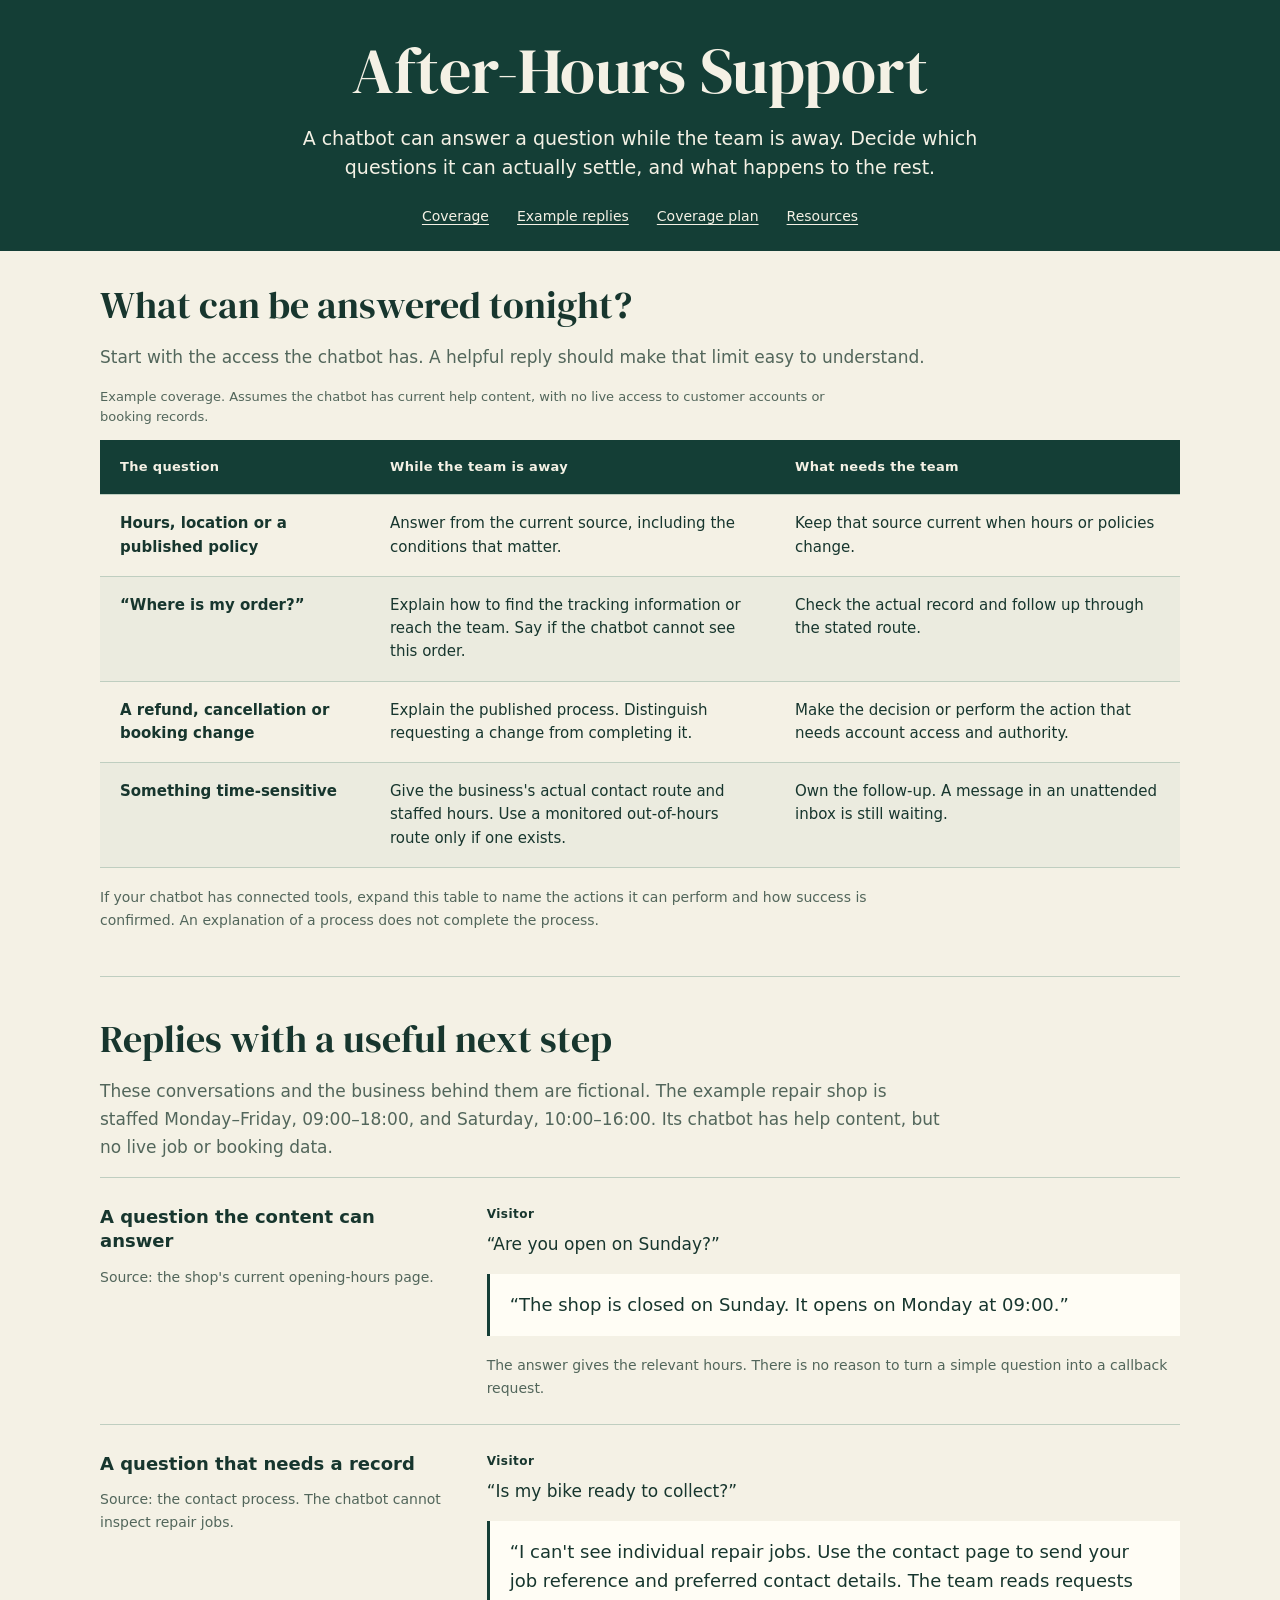
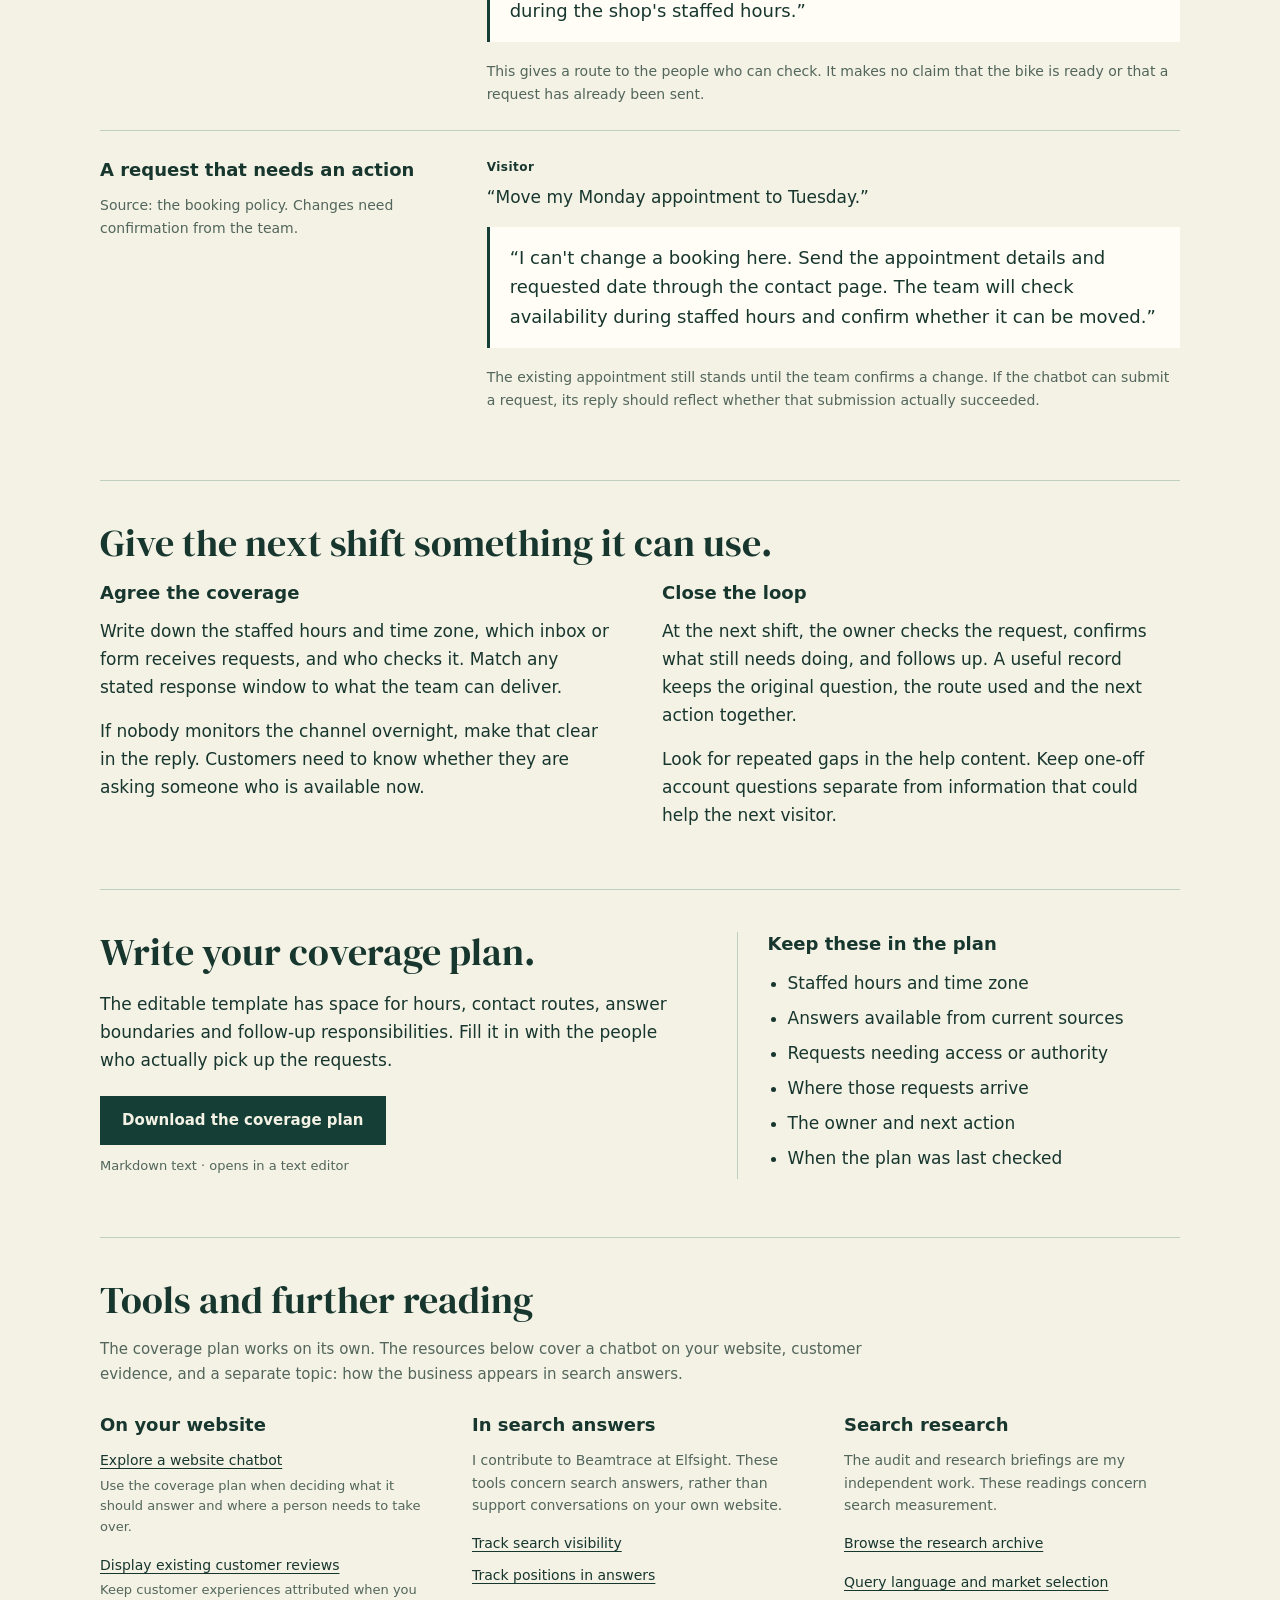
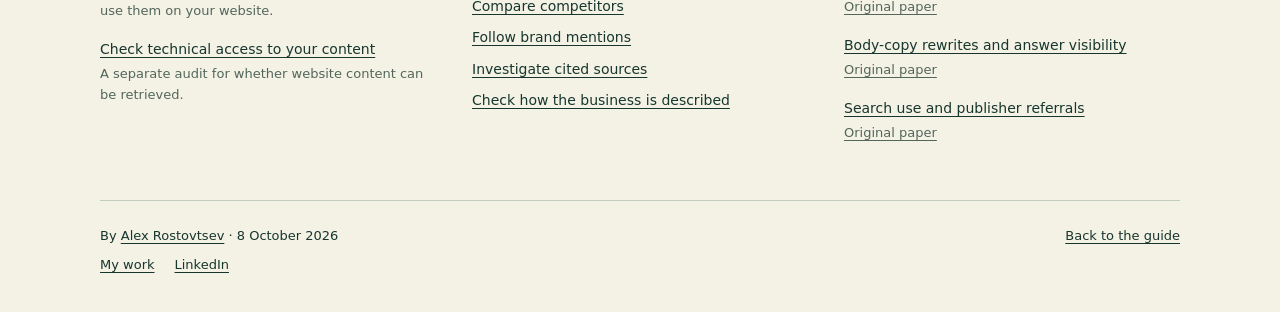
<file: public/index.html>
<!doctype html>
<html lang="en">
<head>
  <meta charset="utf-8">
  <meta name="viewport" content="width=device-width, initial-scale=1">
  <title>After-Hours Support — A practical chatbot coverage plan</title>
  <meta name="description" content="Decide what your website chatbot can answer while the team is away, what needs a person, and who picks up the request next. Includes examples and an editable coverage plan.">
  <meta name="author" content="Alex Rostovtsev">
  <meta property="og:title" content="After-Hours Support">
  <meta property="og:description" content="Useful answers while the team is away. A coverage table, example replies and a plan for the next shift.">
  <meta property="og:type" content="website">
  <meta property="og:url" content="https://after-hours-support-production.up.railway.app/">
  <link rel="canonical" href="https://after-hours-support-production.up.railway.app/">
  <meta name="theme-color" content="#143e36">
  <link rel="stylesheet" href="assets/styles.css">
</head>
<body>
  <a class="skip-link" href="#main">Skip to content</a>
  <header class="masthead">
    <div class="wrap">
      <h1>After-Hours Support</h1>
      <p class="intro">A chatbot can answer a question while the team is away. Decide which questions it can actually settle, and what happens to the rest.</p>
      <nav aria-label="Page sections"><a href="#coverage">Coverage</a><a href="#replies">Example replies</a><a href="#plan">Coverage plan</a><a href="#resources">Resources</a></nav>
    </div>
  </header>
  <main id="main" class="wrap" tabindex="-1">
    <section class="coverage" id="coverage" aria-labelledby="coverage-title">
      <div class="section-heading"><h2 id="coverage-title">What can be answered tonight?</h2><p>Start with the access the chatbot has. A helpful reply should make that limit easy to understand.</p></div>
      <table>
        <caption>Example coverage. Assumes the chatbot has current help content, with no live access to customer accounts or booking records.</caption>
        <thead><tr><th scope="col">The question</th><th scope="col">While the team is away</th><th scope="col">What needs the team</th></tr></thead>
        <tbody>
          <tr><th scope="row">Hours, location or a published policy</th><td>Answer from the current source, including the conditions that matter.</td><td>Keep that source current when hours or policies change.</td></tr>
          <tr><th scope="row">“Where is my order?”</th><td>Explain how to find the tracking information or reach the team. Say if the chatbot cannot see this order.</td><td>Check the actual record and follow up through the stated route.</td></tr>
          <tr><th scope="row">A refund, cancellation or booking change</th><td>Explain the published process. Distinguish requesting a change from completing it.</td><td>Make the decision or perform the action that needs account access and authority.</td></tr>
          <tr><th scope="row">Something time-sensitive</th><td>Give the business's actual contact route and staffed hours. Use a monitored out-of-hours route only if one exists.</td><td>Own the follow-up. A message in an unattended inbox is still waiting.</td></tr>
        </tbody>
      </table>
      <p class="table-note">If your chatbot has connected tools, expand this table to name the actions it can perform and how success is confirmed. An explanation of a process does not complete the process.</p>
    </section>

    <section id="replies" class="section" aria-labelledby="replies-title">
      <div class="section-heading"><h2 id="replies-title">Replies with a useful next step</h2><p>These conversations and the business behind them are fictional. The example repair shop is staffed Monday–Friday, 09:00–18:00, and Saturday, 10:00–16:00. Its chatbot has help content, but no live job or booking data.</p></div>
      <article class="conversation">
        <div class="case-heading"><h3>A question the content can answer</h3><p>Source: the shop's current opening-hours page.</p></div>
        <div class="conversation-text"><p><span class="speaker">Visitor</span>“Are you open on Sunday?”</p><blockquote>“The shop is closed on Sunday. It opens on Monday at 09:00.”</blockquote><p class="annotation">The answer gives the relevant hours. There is no reason to turn a simple question into a callback request.</p></div>
      </article>
      <article class="conversation">
        <div class="case-heading"><h3>A question that needs a record</h3><p>Source: the contact process. The chatbot cannot inspect repair jobs.</p></div>
        <div class="conversation-text"><p><span class="speaker">Visitor</span>“Is my bike ready to collect?”</p><blockquote>“I can't see individual repair jobs. Use the contact page to send your job reference and preferred contact details. The team reads requests during the shop's staffed hours.”</blockquote><p class="annotation">This gives a route to the people who can check. It makes no claim that the bike is ready or that a request has already been sent.</p></div>
      </article>
      <article class="conversation">
        <div class="case-heading"><h3>A request that needs an action</h3><p>Source: the booking policy. Changes need confirmation from the team.</p></div>
        <div class="conversation-text"><p><span class="speaker">Visitor</span>“Move my Monday appointment to Tuesday.”</p><blockquote>“I can't change a booking here. Send the appointment details and requested date through the contact page. The team will check availability during staffed hours and confirm whether it can be moved.”</blockquote><p class="annotation">The existing appointment still stands until the team confirms a change. If the chatbot can submit a request, its reply should reflect whether that submission actually succeeded.</p></div>
      </article>
    </section>

    <section class="section shift" aria-labelledby="shift-title">
      <h2 id="shift-title">Give the next shift something it can use.</h2>
      <div class="shift-columns"><div><h3>Agree the coverage</h3><p>Write down the staffed hours and time zone, which inbox or form receives requests, and who checks it. Match any stated response window to what the team can deliver.</p><p>If nobody monitors the channel overnight, make that clear in the reply. Customers need to know whether they are asking someone who is available now.</p></div><div><h3>Close the loop</h3><p>At the next shift, the owner checks the request, confirms what still needs doing, and follows up. A useful record keeps the original question, the route used and the next action together.</p><p>Look for repeated gaps in the help content. Keep one-off account questions separate from information that could help the next visitor.</p></div></div>
    </section>

    <section class="section plan" id="plan" aria-labelledby="plan-title">
      <div><h2 id="plan-title">Write your coverage plan.</h2><p>The editable template has space for hours, contact routes, answer boundaries and follow-up responsibilities. Fill it in with the people who actually pick up the requests.</p><a class="download" href="resources/coverage-plan.md" download>Download the coverage plan</a><p class="file-note">Markdown text · opens in a text editor</p></div>
      <div class="plan-preview"><h3>Keep these in the plan</h3><ul><li>Staffed hours and time zone</li><li>Answers available from current sources</li><li>Requests needing access or authority</li><li>Where those requests arrive</li><li>The owner and next action</li><li>When the plan was last checked</li></ul></div>
    </section>

    <section class="section resources" id="resources" aria-labelledby="resources-title">
      <h2 id="resources-title">Tools and further reading</h2>
      <p>The coverage plan works on its own. The resources below cover a chatbot on your website, customer evidence, and a separate topic: how the business appears in search answers.</p>
      <div class="resource-columns">
        <div><h3>On your website</h3><ul>
          <li><a href="https://elfchatbot.com/">Explore a website chatbot</a><span>Use the coverage plan when deciding what it should answer and where a person needs to take over.</span></li>
          <li><a href="https://justreviews.io/">Display existing customer reviews</a><span>Keep customer experiences attributed when you use them on your website.</span></li>
          <li><a href="https://blursor.ai/ai-readiness-audit">Check technical access to your content</a><span>A separate audit for whether website content can be retrieved.</span></li>
        </ul></div>
        <div><h3>In search answers</h3><p>I contribute to Beamtrace at Elfsight. These tools concern search answers, rather than support conversations on your own website.</p><ul class="compact-list">
          <li><a href="https://beamtrace.com/search-visibility-tracker">Track search visibility</a></li>
          <li><a href="https://beamtrace.com/search-rank-tracker">Track positions in answers</a></li>
          <li><a href="https://beamtrace.com/competitor-analysis">Compare competitors</a></li>
          <li><a href="https://beamtrace.com/brand-mention-tracker">Follow brand mentions</a></li>
          <li><a href="https://beamtrace.com/citation-analysis">Investigate cited sources</a></li>
          <li><a href="https://beamtrace.com/ai-reputation-management">Check how the business is described</a></li>
        </ul></div>
        <div><h3>Search research</h3><p>The audit and research briefings are my independent work. These readings concern search measurement.</p><ul>
          <li><a href="https://blursor.ai/research/">Browse the research archive</a></li>
          <li><a href="https://blursor.ai/research/query-language-selects-market-exit-ip">Query language and market selection</a><span><a href="https://arxiv.org/abs/2608.30052">Original paper</a></span></li>
          <li><a href="https://blursor.ai/research/body-copy-rewrites-can-cut-ai-answer-visibility">Body-copy rewrites and answer visibility</a><span><a href="https://arxiv.org/abs/2602.12187">Original paper</a></span></li>
          <li><a href="https://blursor.ai/research/ai-search-mode-reduces-publisher-referrals">Search use and publisher referrals</a><span><a href="https://arxiv.org/abs/2608.18352">Original paper</a></span></li>
        </ul></div>
      </div>
    </section>
  </main>
  <footer class="wrap footer"><div><p>By <a href="https://alexros.tv/">Alex Rostovtsev</a> · 8 October 2026</p><p class="footer-links"><a href="https://alexros.tv/work">My work</a><a href="https://www.linkedin.com/in/alexrostv/">LinkedIn</a></p></div><a href="#main">Back to the guide</a></footer>
</body>
</html>
</file>
<file: public/assets/styles.css>
@font-face{font-family:"DM Serif Display";src:url("fonts/dmserifdisplay.woff2") format("woff2");font-weight:400;font-style:normal;font-display:swap}
:root{--green:#143e36;--paper:#f4f1e5;--ink:#17362e;--muted:#52665b;--rule:#bfcec0;--light:#fffdf5;--accent:#d8cf98}
*{box-sizing:border-box}html{scroll-behavior:smooth;scroll-padding-top:24px}body{margin:0;background:var(--paper);color:var(--ink);font:17px/1.65 system-ui,-apple-system,BlinkMacSystemFont,"Segoe UI",sans-serif}.wrap{width:min(1080px,calc(100% - 64px));margin-inline:auto}a{color:inherit;text-decoration-thickness:1px;text-underline-offset:.22em}a:hover{text-decoration-thickness:2px}a:focus-visible{outline:3px solid #b25824;outline-offset:5px;border-radius:2px}h1,h2{font-family:"DM Serif Display",Georgia,serif;font-weight:400;line-height:1.1;text-wrap:balance}h1{font-size:clamp(36px,5vw,66px);margin:0 0 18px}h2{font-size:clamp(28px,3.2vw,38px);margin:0 0 16px}h3{font-size:18px;line-height:1.35;margin:0 0 12px}p{margin:0 0 16px}.masthead{background:var(--green);color:var(--paper);padding:36px 0 23px;text-align:center}.intro{font-size:19px;line-height:1.5;max-width:720px;margin:0 auto 24px}.masthead nav{display:flex;flex-wrap:wrap;justify-content:center;gap:10px 28px;font-size:14px}.masthead a:focus-visible{outline-color:var(--accent)}.skip-link{position:absolute;left:16px;top:-90px;z-index:10;background:var(--light);padding:12px 18px;color:var(--ink)}.skip-link:focus{top:12px}main:focus{outline:none}.coverage{padding:34px 0 0}.section-heading{max-width:840px}.section-heading p{color:var(--muted)}table{width:100%;border-collapse:collapse;text-align:left;font-size:15px;line-height:1.55}caption{text-align:left;color:var(--muted);font-size:13px;line-height:1.5;margin:0 0 14px;max-width:760px}thead{background:var(--green);color:var(--paper)}th,td{padding:17px 20px;vertical-align:top;border-bottom:1px solid var(--rule)}thead th{font-size:13px;font-weight:650;letter-spacing:.025em}tbody th{width:25%;font-weight:650}td{width:37.5%}tbody tr:nth-child(even){background:rgba(20,62,54,.035)}.table-note{max-width:800px;font-size:14px;color:var(--muted);margin:18px 0 0}.section{border-top:1px solid var(--rule);padding-top:42px;margin-top:44px}.conversation{display:grid;grid-template-columns:1fr 2fr;gap:40px;border-top:1px solid var(--rule);padding:27px 0 8px}.case-heading p{font-size:14px;color:var(--muted)}.speaker{display:block;font-size:12px;letter-spacing:.04em;font-weight:650;margin-bottom:5px}.conversation-text blockquote{margin:0 0 18px;padding:16px 20px;border-left:3px solid var(--green);background:var(--light);font-size:18px}.annotation{font-size:14px;color:var(--muted)}.shift-columns{display:grid;grid-template-columns:1fr 1fr;gap:44px}.shift-columns p{max-width:510px}.plan{display:grid;grid-template-columns:1.3fr 1fr;gap:60px;align-items:start}.download{display:inline-block;padding:12px 22px;background:var(--green);color:var(--paper);font-size:15px;font-weight:600;text-decoration:none;margin:6px 0 10px}.download:hover{background:#24574a}.file-note{font-size:13px;color:var(--muted)}.plan-preview{border-left:1px solid var(--rule);padding-left:30px}.plan-preview ul{padding-left:20px;margin:0}.plan-preview li{margin-bottom:7px}.resources>p{max-width:800px;font-size:15px;color:var(--muted)}.resource-columns{display:grid;grid-template-columns:1fr 1fr 1fr;gap:36px;margin-top:26px;font-size:14px;line-height:1.6}.resource-columns p{color:var(--muted)}.resource-columns ul{list-style:none;padding:0;margin:0}.resource-columns li{margin:0 0 16px}.resource-columns span{display:block;color:var(--muted);margin-top:4px;font-size:13px}.resource-columns .compact-list li{margin-bottom:9px}.footer{display:flex;justify-content:space-between;align-items:start;gap:30px;margin-top:40px;border-top:1px solid var(--rule);padding:24px 0 30px;font-size:13px}.footer p{margin-bottom:7px}.footer-links{display:flex;gap:20px}
@media(max-width:700px){.wrap{width:calc(100% - 36px)}.masthead{padding-top:30px}.intro{font-size:17px}.masthead nav{gap:9px 20px}.coverage{padding-top:27px}.section{margin-top:34px;padding-top:30px}.conversation,.shift-columns,.plan,.resource-columns{grid-template-columns:1fr;gap:16px}.conversation{padding-top:22px}.case-heading p{margin-bottom:8px}.conversation-text blockquote{font-size:17px}.shift-columns{gap:22px}.plan{gap:22px}.plan-preview{padding:20px 0 0;border-left:0;border-top:1px solid var(--rule)}.resource-columns{gap:23px}th,td{padding:12px 10px}table{font-size:13px}tbody th{width:28%}td{width:36%}thead th{font-size:11px;letter-spacing:0}.footer{flex-direction:column;gap:12px}}
@media(max-width:420px){caption{display:block;width:100%}table,tbody,tr,td,tbody th{display:block;width:100%}thead{position:absolute;width:1px;height:1px;overflow:hidden;clip-path:inset(50%);white-space:nowrap}tbody tr{padding:16px 0;border-top:1px solid var(--rule);background:none!important}tbody th{border:0;padding:0 0 10px;font-size:15px}td{padding:0 0 12px;border:0;font-size:14px}td::before{display:block;font-size:11px;font-weight:700;letter-spacing:.02em;color:var(--green);margin-bottom:4px}td:first-of-type::before{content:"While the team is away"}td:last-of-type::before{content:"What needs the team"}td:last-child{padding-bottom:0}.coverage h2{font-size:29px}.coverage .section-heading p{font-size:15px}}
@media(prefers-reduced-motion:reduce){html{scroll-behavior:auto}}
</file>
